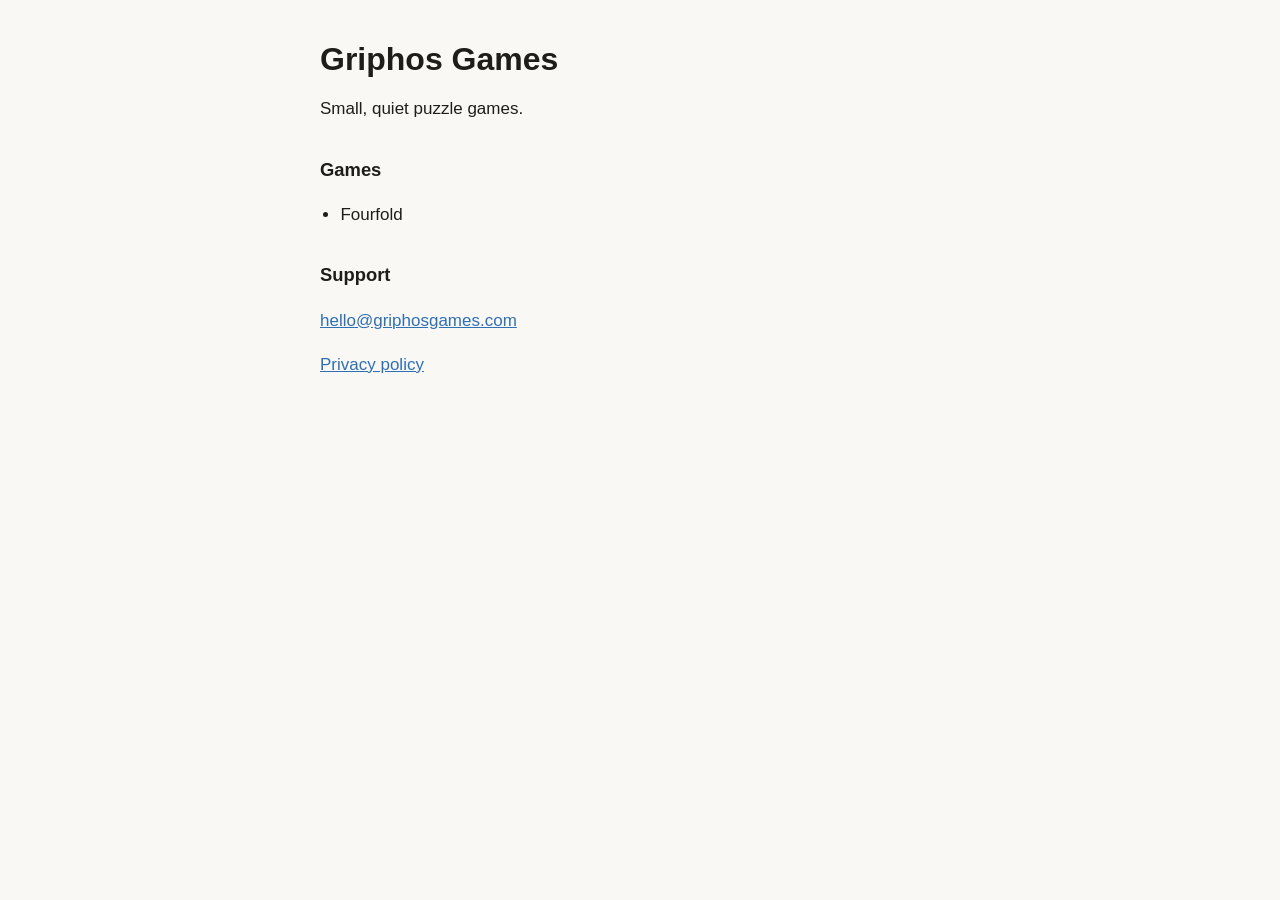
<file: index.html>
<!doctype html>
<html lang="en">
<head>
<meta charset="utf-8">
<meta name="viewport" content="width=device-width, initial-scale=1">
<title>Griphos Games</title>
<link rel="stylesheet" href="style.css">
</head>
<body>
<main>
<h1>Griphos Games</h1>
<p>Small, quiet puzzle games.</p>

<h2>Games</h2>
<ul>
  <li>Fourfold</li>
</ul>

<h2>Support</h2>
<p><a href="mailto:hello@griphosgames.com">hello@griphosgames.com</a></p>

<p><a href="privacy.html">Privacy policy</a></p>
</main>
</body>
</html>
</file>
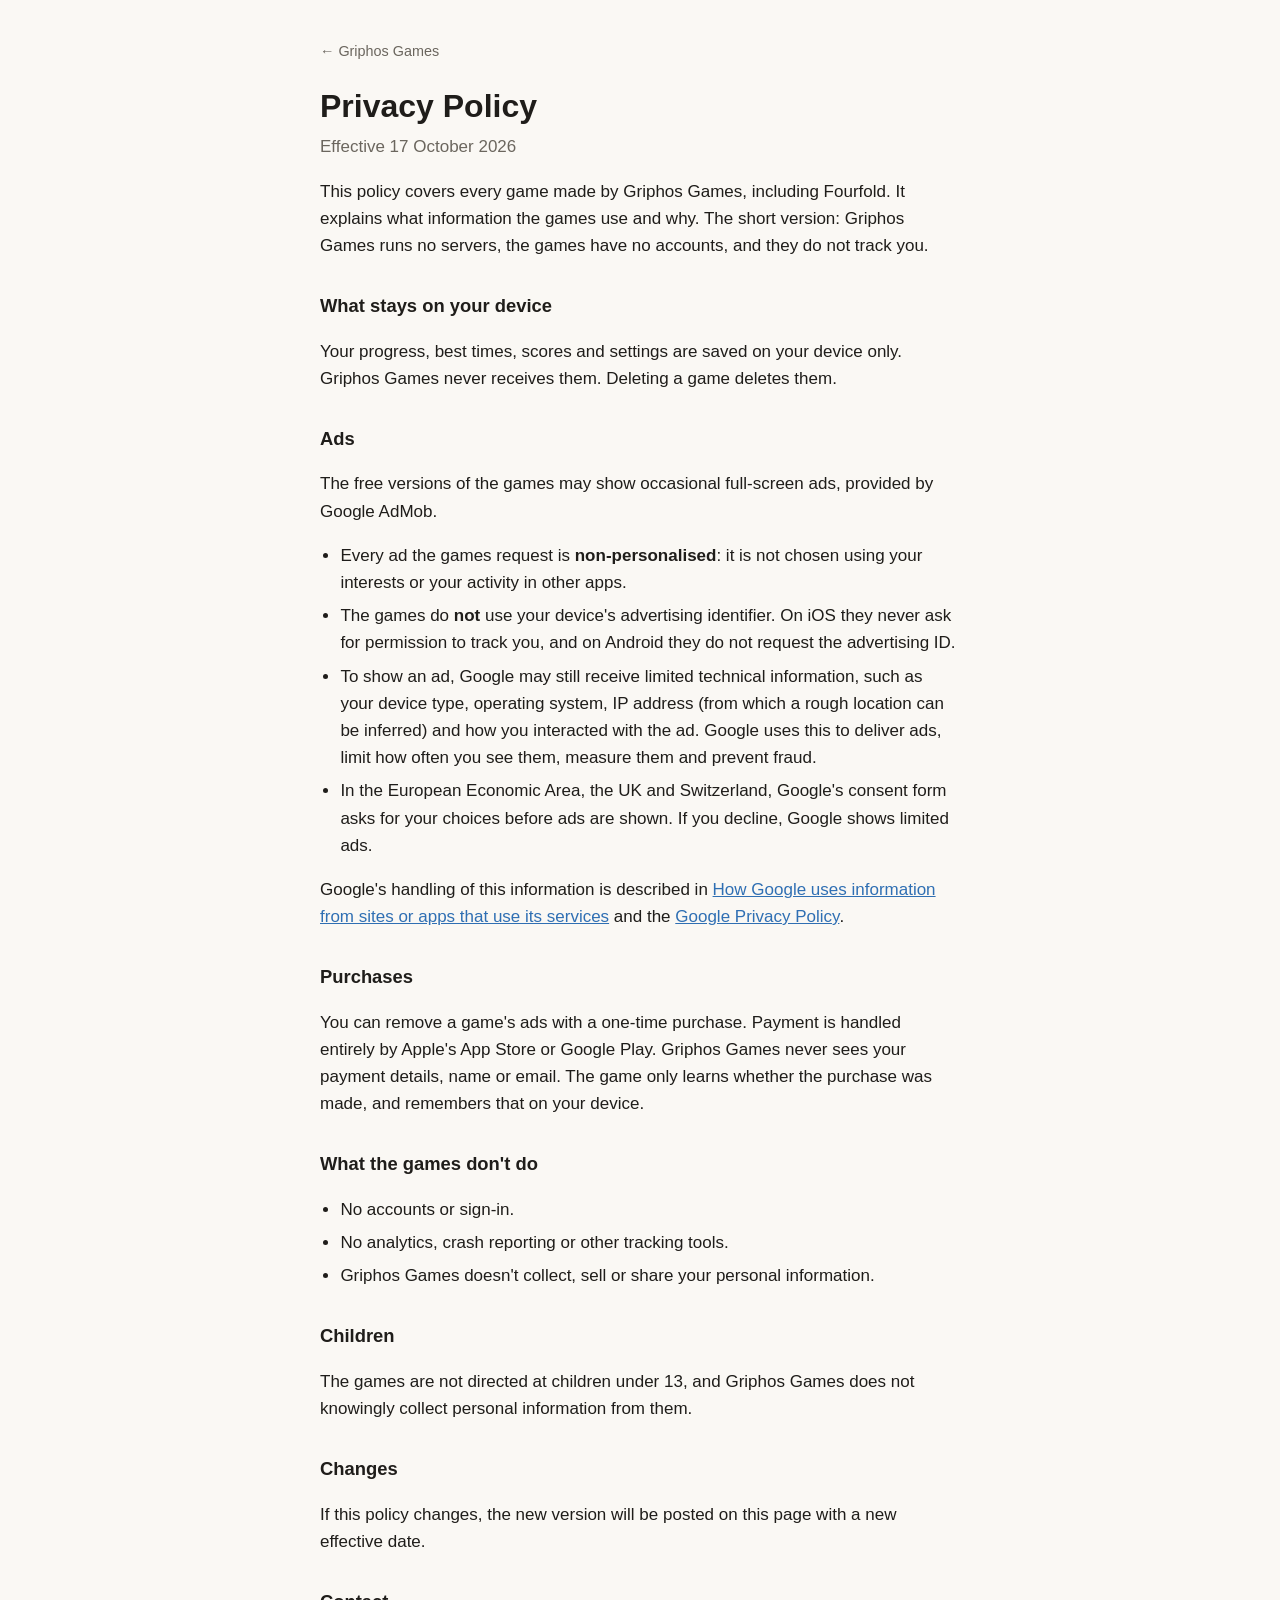
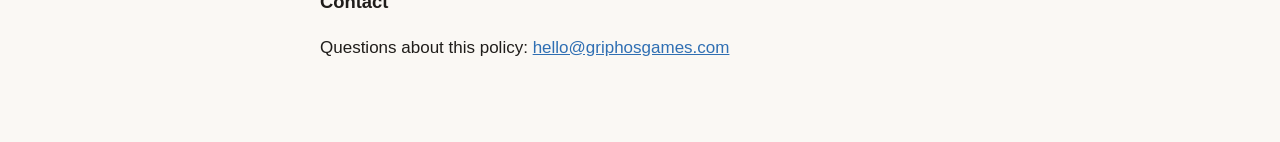
<file: privacy.html>
<!doctype html>
<html lang="en">
<head>
<meta charset="utf-8">
<meta name="viewport" content="width=device-width, initial-scale=1">
<title>Griphos Games Privacy Policy</title>
<link rel="stylesheet" href="style.css">
</head>
<body>
<main>
<p class="crumb"><a href="./">← Griphos Games</a></p>
<h1>Privacy Policy</h1>
<p class="muted">Effective 17 October 2026</p>

<p>This policy covers every game made by Griphos Games, including Fourfold. It
explains what information the games use and why. The short version:
Griphos Games runs no servers, the games have no accounts, and they do not
track you.</p>

<h2>What stays on your device</h2>
<p>Your progress, best times, scores and settings are saved on your device
only. Griphos Games never receives them. Deleting a game deletes them.</p>

<h2>Ads</h2>
<p>The free versions of the games may show occasional full-screen ads,
provided by Google AdMob.</p>
<ul>
  <li>Every ad the games request is <strong>non-personalised</strong>: it is
  not chosen using your interests or your activity in other apps.</li>
  <li>The games do <strong>not</strong> use your device's advertising
  identifier. On iOS they never ask for permission to track you, and on
  Android they do not request the advertising ID.</li>
  <li>To show an ad, Google may still receive limited technical information,
  such as your device type, operating system, IP address (from which a
  rough location can be inferred) and how you interacted with the ad. Google
  uses this to deliver ads, limit how often you see them, measure them and
  prevent fraud.</li>
  <li>In the European Economic Area, the UK and Switzerland, Google's consent
  form asks for your choices before ads are shown. If you decline, Google
  shows limited ads.</li>
</ul>
<p>Google's handling of this information is described in
<a href="https://policies.google.com/technologies/partner-sites">How Google uses information from sites or apps that use its services</a>
and the <a href="https://policies.google.com/privacy">Google Privacy Policy</a>.</p>

<h2>Purchases</h2>
<p>You can remove a game's ads with a one-time purchase. Payment is handled
entirely by Apple's App Store or Google Play. Griphos Games never sees your
payment details, name or email. The game only learns whether the purchase
was made, and remembers that on your device.</p>

<h2>What the games don't do</h2>
<ul>
  <li>No accounts or sign-in.</li>
  <li>No analytics, crash reporting or other tracking tools.</li>
  <li>Griphos Games doesn't collect, sell or share your personal information.</li>
</ul>

<h2>Children</h2>
<p>The games are not directed at children under 13, and Griphos Games does not
knowingly collect personal information from them.</p>

<h2>Changes</h2>
<p>If this policy changes, the new version will be posted on this page
with a new effective date.</p>

<h2>Contact</h2>
<p>Questions about this policy:
<a href="mailto:hello@griphosgames.com">hello@griphosgames.com</a></p>
</main>
</body>
</html>
</file>
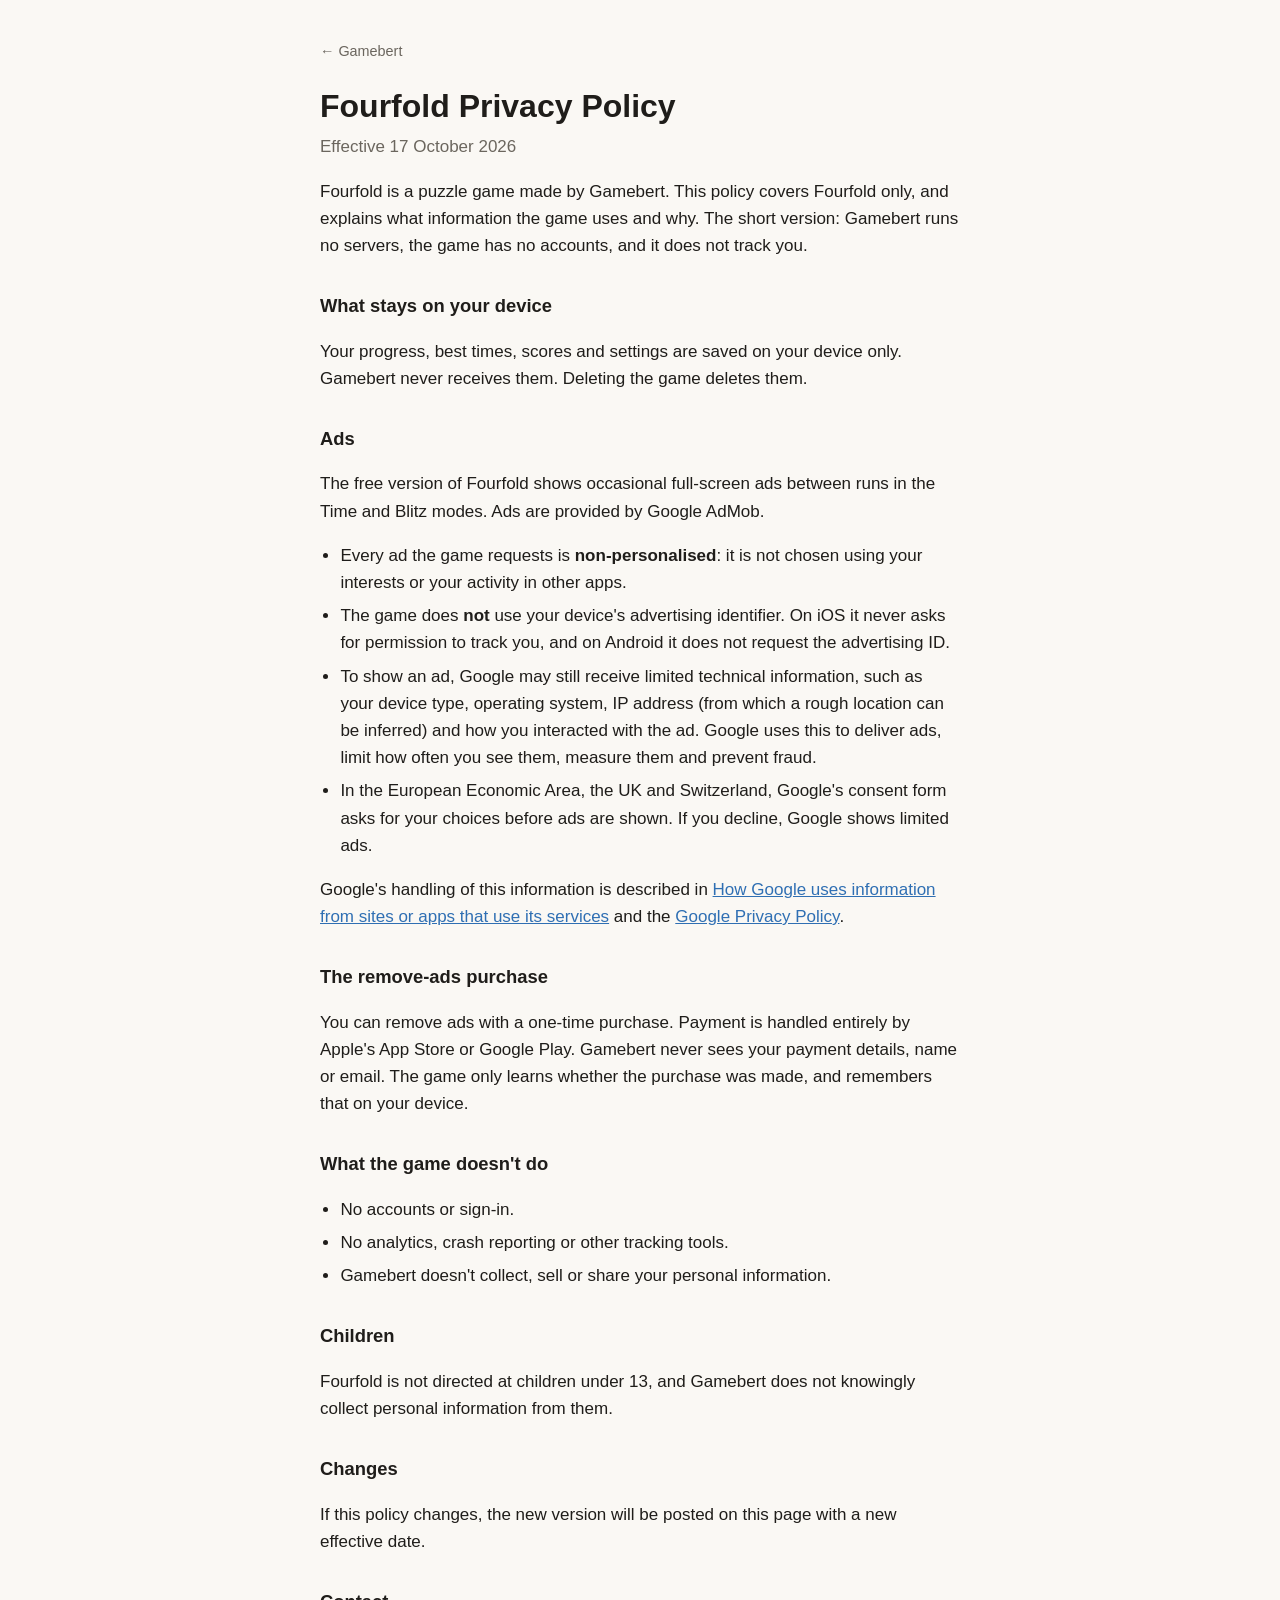
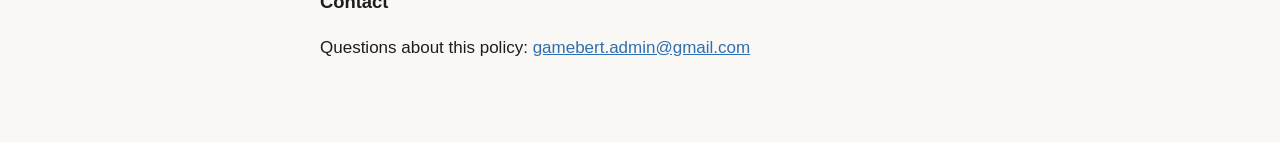
<file: fourfold/privacy.html>
<!doctype html>
<html lang="en">
<head>
<meta charset="utf-8">
<meta name="viewport" content="width=device-width, initial-scale=1">
<title>Fourfold Privacy Policy</title>
<link rel="stylesheet" href="../style.css">
</head>
<body>
<main>
<p class="crumb"><a href="../">← Gamebert</a></p>
<h1>Fourfold Privacy Policy</h1>
<p class="muted">Effective 17 October 2026</p>

<p>Fourfold is a puzzle game made by Gamebert. This policy covers Fourfold
only, and explains what information the game uses and why. The short
version: Gamebert runs no servers, the game has no accounts, and it does
not track you.</p>

<h2>What stays on your device</h2>
<p>Your progress, best times, scores and settings are saved on your device
only. Gamebert never receives them. Deleting the game deletes them.</p>

<h2>Ads</h2>
<p>The free version of Fourfold shows occasional full-screen ads between
runs in the Time and Blitz modes. Ads are provided by Google AdMob.</p>
<ul>
  <li>Every ad the game requests is <strong>non-personalised</strong>: it is
  not chosen using your interests or your activity in other apps.</li>
  <li>The game does <strong>not</strong> use your device's advertising
  identifier. On iOS it never asks for permission to track you, and on
  Android it does not request the advertising ID.</li>
  <li>To show an ad, Google may still receive limited technical information,
  such as your device type, operating system, IP address (from which a
  rough location can be inferred) and how you interacted with the ad. Google
  uses this to deliver ads, limit how often you see them, measure them and
  prevent fraud.</li>
  <li>In the European Economic Area, the UK and Switzerland, Google's consent
  form asks for your choices before ads are shown. If you decline, Google
  shows limited ads.</li>
</ul>
<p>Google's handling of this information is described in
<a href="https://policies.google.com/technologies/partner-sites">How Google uses information from sites or apps that use its services</a>
and the <a href="https://policies.google.com/privacy">Google Privacy Policy</a>.</p>

<h2>The remove-ads purchase</h2>
<p>You can remove ads with a one-time purchase. Payment is handled entirely
by Apple's App Store or Google Play. Gamebert never sees your payment
details, name or email. The game only learns whether the purchase was
made, and remembers that on your device.</p>

<h2>What the game doesn't do</h2>
<ul>
  <li>No accounts or sign-in.</li>
  <li>No analytics, crash reporting or other tracking tools.</li>
  <li>Gamebert doesn't collect, sell or share your personal information.</li>
</ul>

<h2>Children</h2>
<p>Fourfold is not directed at children under 13, and Gamebert does not
knowingly collect personal information from them.</p>

<h2>Changes</h2>
<p>If this policy changes, the new version will be posted on this page
with a new effective date.</p>

<h2>Contact</h2>
<p>Questions about this policy:
<a href="mailto:gamebert.admin@gmail.com">gamebert.admin@gmail.com</a></p>
</main>
</body>
</html>
</file>
<file: style.css>
:root {
  --bg: #faf8f4;
  --ink: #1f1d1a;
  --muted: #6b665e;
  --link: #2f6fb3;
}
@media (prefers-color-scheme: dark) {
  :root {
    --bg: #17171a;
    --ink: #ecebe8;
    --muted: #a19d96;
    --link: #7fb2ea;
  }
}
body {
  margin: 0;
  background: var(--bg);
  color: var(--ink);
  font: 17px/1.6 -apple-system, BlinkMacSystemFont, "Segoe UI", Roboto, sans-serif;
}
main {
  max-width: 640px;
  margin: 0 auto;
  padding: 40px 16px 64px;
}
h1 { font-size: 2rem; line-height: 1.2; margin: 0 0 8px; }
h2 { font-size: 1.15rem; margin: 32px 0 8px; }
a { color: var(--link); }
.muted { color: var(--muted); margin-top: 0; }
.crumb { font-size: 0.9rem; margin: 0 0 24px; }
.crumb a { color: var(--muted); text-decoration: none; }
.crumb a:hover { text-decoration: underline; }
ul { padding-left: 1.2em; }
li { margin-bottom: 6px; }
</file>
